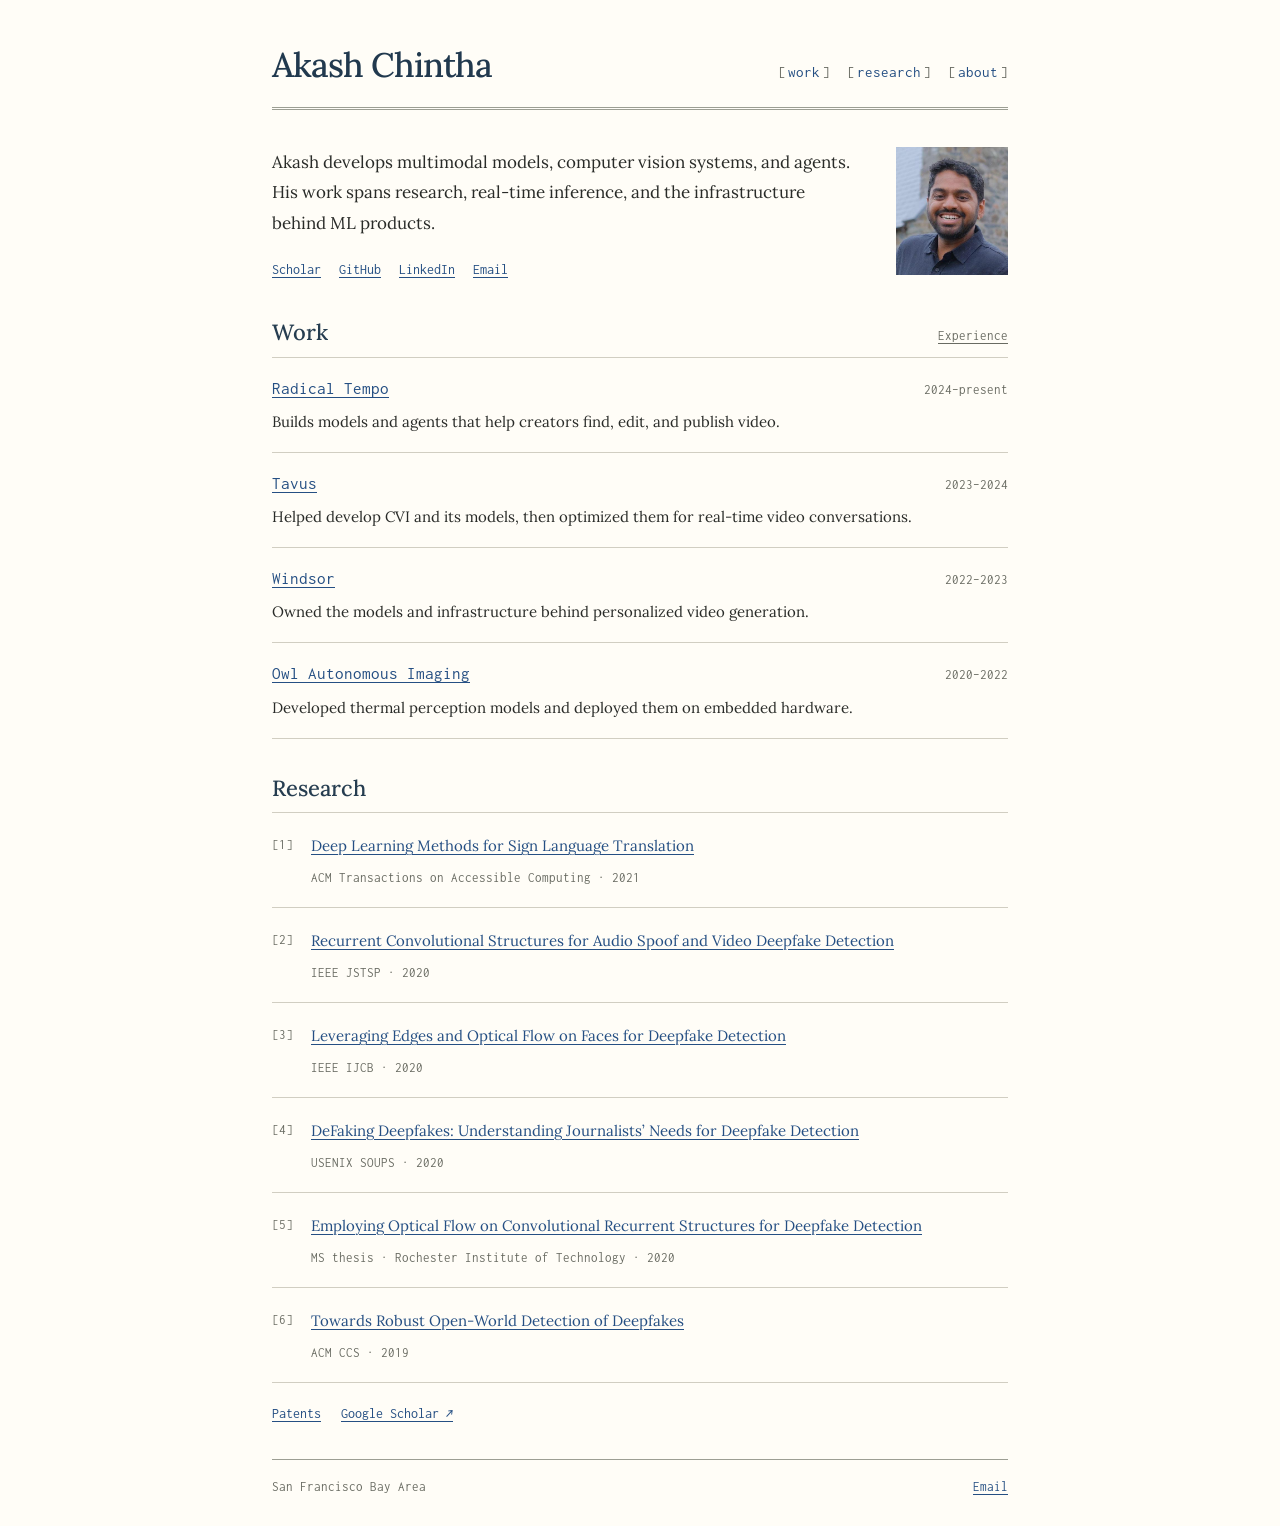
<file: index.html>
<!doctype html>
<html lang="en"><head><meta charset="utf-8"><meta name="viewport" content="width=device-width, initial-scale=1"><title>Akash Chintha</title><meta name="description" content="Akash Chintha. Machine learning research and engineering."><meta name="theme-color" content="#faf9f6"><link rel="icon" href="assets/akash.png"><link rel="stylesheet" href="style.css"></head><body><a class="skip" href="#main">Skip to content</a><div class="page"><header class="site-header"><h1 class="name"><a href="index.html">Akash Chintha</a></h1><nav aria-label="Main"><a href="work.html">Work</a><a href="research.html">Research</a><a href="about.html">About</a></nav></header><main id="main"><section class="intro" aria-label="Introduction"><div><p>Akash develops multimodal models, computer vision systems, and agents. His work spans research, real-time inference, and the infrastructure behind ML products.</p><div class="social"><a href="https://scholar.google.com/citations?user=d_JyURQAAAAJ">Scholar</a><a href="https://github.com/akashchintha">GitHub</a><a href="https://www.linkedin.com/in/akashchintha/">LinkedIn</a><a href="mailto:akashchinta@gmail.com">Email</a></div></div><img class="portrait" src="assets/akash.png" alt="Akash Chintha" width="112" height="128"></section><section class="section"><div class="section-head"><h2>Work</h2><a href="work.html">Experience</a></div><ul class="index-list experience-list"><li><div class="item-top"><a href="work/tempo.html">Radical Tempo</a><span class="date">2024–present</span></div><p class="work-summary">Builds models and agents that help creators find, edit, and publish video.</p></li><li><div class="item-top"><a href="work/tavus.html">Tavus</a><span class="date">2023–2024</span></div><p class="work-summary">Helped develop CVI and its models, then optimized them for real-time video conversations.</p></li><li><div class="item-top"><a href="work/windsor.html">Windsor</a><span class="date">2022–2023</span></div><p class="work-summary">Owned the models and infrastructure behind personalized video generation.</p></li><li><div class="item-top"><a href="work/owl.html">Owl Autonomous Imaging</a><span class="date">2020–2022</span></div><p class="work-summary">Developed thermal perception models and deployed them on embedded hardware.</p></li></ul></section><section class="section research-index"><div class="section-head"><h2>Research</h2></div><ol class="bibliography"><li id="sign-languages"><span class="reference-number" aria-hidden="true">[1]</span><div><a class="paper-title" href="https://doi.org/10.1145/3477498">Deep Learning Methods for Sign Language Translation</a><div class="paper-meta"><span>ACM Transactions on Accessible Computing · 2021</span></div></div></li><li id="deepfakes"><span class="reference-number" aria-hidden="true">[2]</span><div><a class="paper-title" href="https://doi.org/10.1109/JSTSP.2020.2999185">Recurrent Convolutional Structures for Audio Spoof and Video Deepfake Detection</a><div class="paper-meta"><span>IEEE JSTSP · 2020</span></div></div></li><li id="optical-flow"><span class="reference-number" aria-hidden="true">[3]</span><div><a class="paper-title" href="https://doi.org/10.1109/IJCB48548.2020.9304936">Leveraging Edges and Optical Flow on Faces for Deepfake Detection</a><div class="paper-meta"><span>IEEE IJCB · 2020</span></div></div></li><li id="defaking"><span class="reference-number" aria-hidden="true">[4]</span><div><a class="paper-title" href="https://www.usenix.org/conference/soups2020/presentation/sohrawardi">DeFaking Deepfakes: Understanding Journalists’ Needs for Deepfake Detection</a><div class="paper-meta"><span>USENIX SOUPS · 2020</span></div></div></li><li id="thesis"><span class="reference-number" aria-hidden="true">[5]</span><div><a class="paper-title" href="https://repository.rit.edu/theses/10468/">Employing Optical Flow on Convolutional Recurrent Structures for Deepfake Detection</a><div class="paper-meta"><span>MS thesis · Rochester Institute of Technology · 2020</span></div></div></li><li id="open-world"><span class="reference-number" aria-hidden="true">[6]</span><div><a class="paper-title" href="https://doi.org/10.1145/3319535.3363269">Towards Robust Open-World Detection of Deepfakes</a><div class="paper-meta"><span>ACM CCS · 2019</span></div></div></li></ol><p class="research-links"><a href="research.html#patents">Patents</a><a href="https://scholar.google.com/citations?user=d_JyURQAAAAJ">Google Scholar ↗</a></p></section></main><footer class="site-footer"><span>San Francisco Bay Area</span><a href="mailto:akashchinta@gmail.com">Email</a></footer></div></body></html>
</file>
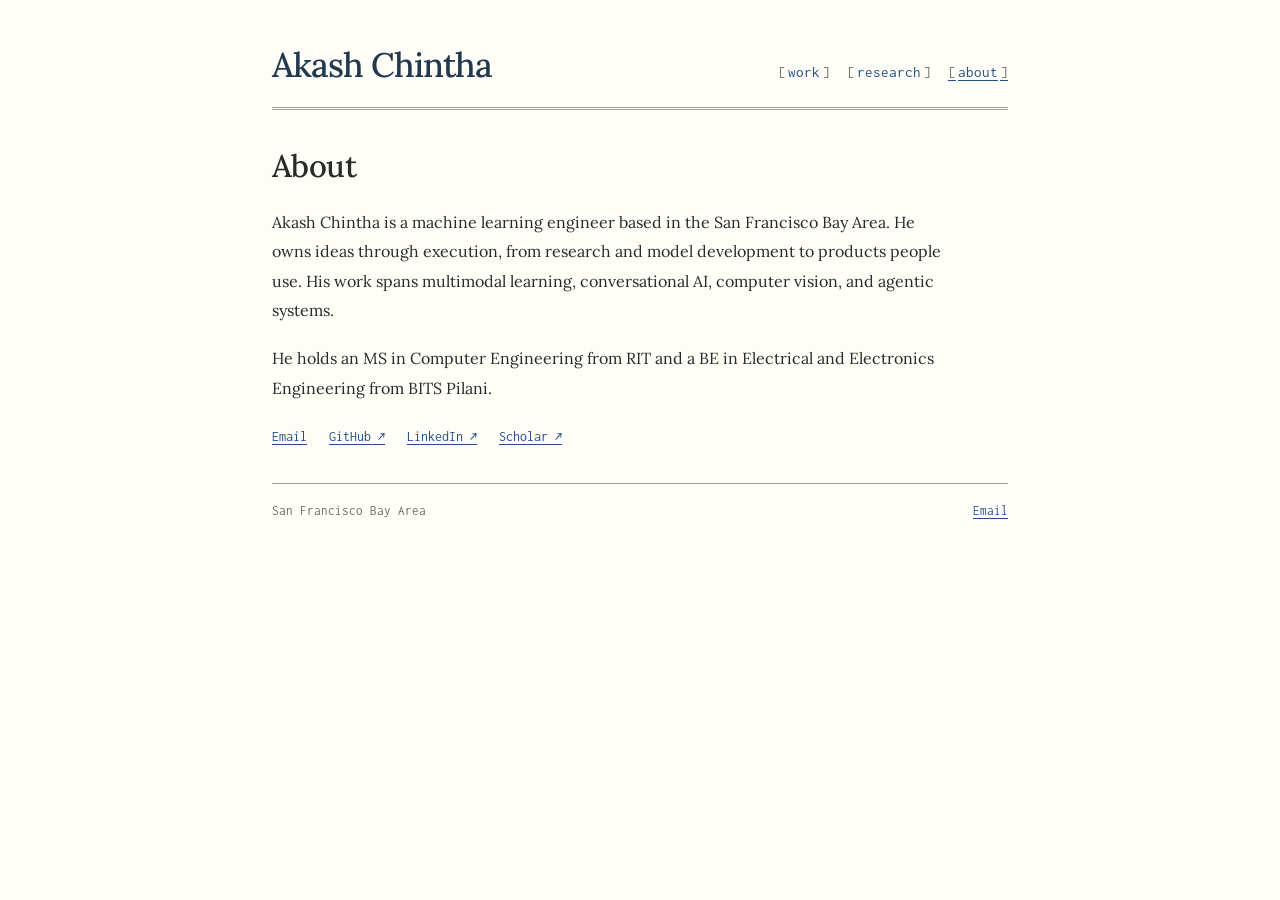
<file: about.html>
<!doctype html>
<html lang="en"><head><meta charset="utf-8"><meta name="viewport" content="width=device-width, initial-scale=1"><title>About · Akash Chintha</title><meta name="description" content="Akash Chintha. Machine learning research and engineering."><meta name="theme-color" content="#faf9f6"><link rel="icon" href="assets/akash.png"><link rel="stylesheet" href="style.css"></head><body><a class="skip" href="#main">Skip to content</a><div class="page"><header class="site-header"><a class="name" href="index.html">Akash Chintha</a><nav aria-label="Main"><a href="work.html">Work</a><a href="research.html">Research</a><a href="about.html" aria-current="page">About</a></nav></header><main id="main"><article class="article"><h1>About</h1><p>Akash Chintha is a machine learning engineer based in the San Francisco Bay Area. He owns ideas through execution, from research and model development to products people use. His work spans multimodal learning, conversational AI, computer vision, and agentic systems.</p><p>He holds an MS in Computer Engineering from RIT and a BE in Electrical and Electronics Engineering from BITS Pilani.</p><div class="links"><a href="mailto:akashchinta@gmail.com">Email</a><a href="https://github.com/akashchintha">GitHub ↗</a><a href="https://www.linkedin.com/in/akashchintha/">LinkedIn ↗</a><a href="https://scholar.google.com/citations?user=d_JyURQAAAAJ">Scholar ↗</a></div></article></main><footer class="site-footer"><span>San Francisco Bay Area</span><a href="mailto:akashchinta@gmail.com">Email</a></footer></div></body></html>
</file>
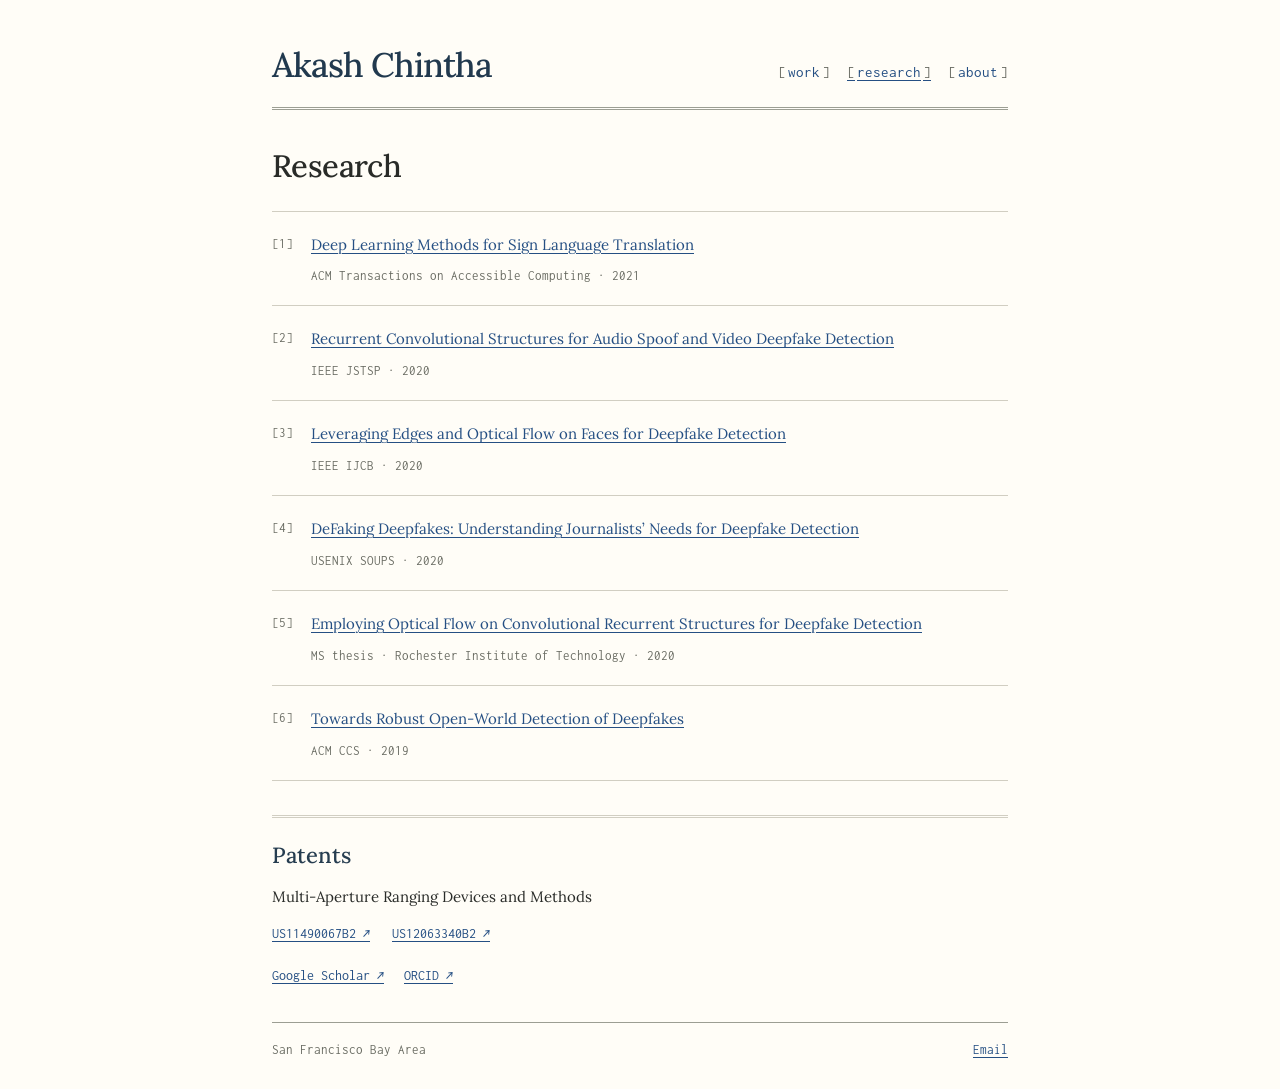
<file: research.html>
<!doctype html>
<html lang="en"><head><meta charset="utf-8"><meta name="viewport" content="width=device-width, initial-scale=1"><title>Research · Akash Chintha</title><meta name="description" content="Akash Chintha. Machine learning research and engineering."><meta name="theme-color" content="#faf9f6"><link rel="icon" href="assets/akash.png"><link rel="stylesheet" href="style.css"></head><body><a class="skip" href="#main">Skip to content</a><div class="page"><header class="site-header"><a class="name" href="index.html">Akash Chintha</a><nav aria-label="Main"><a href="work.html">Work</a><a href="research.html" aria-current="page">Research</a><a href="about.html">About</a></nav></header><main id="main"><div class="research-heading"><h1>Research</h1></div><ol class="bibliography"><li id="sign-languages"><span class="reference-number" aria-hidden="true">[1]</span><div><a class="paper-title" href="https://doi.org/10.1145/3477498">Deep Learning Methods for Sign Language Translation</a><div class="paper-meta"><span>ACM Transactions on Accessible Computing · 2021</span></div></div></li><li id="deepfakes"><span class="reference-number" aria-hidden="true">[2]</span><div><a class="paper-title" href="https://doi.org/10.1109/JSTSP.2020.2999185">Recurrent Convolutional Structures for Audio Spoof and Video Deepfake Detection</a><div class="paper-meta"><span>IEEE JSTSP · 2020</span></div></div></li><li id="optical-flow"><span class="reference-number" aria-hidden="true">[3]</span><div><a class="paper-title" href="https://doi.org/10.1109/IJCB48548.2020.9304936">Leveraging Edges and Optical Flow on Faces for Deepfake Detection</a><div class="paper-meta"><span>IEEE IJCB · 2020</span></div></div></li><li id="defaking"><span class="reference-number" aria-hidden="true">[4]</span><div><a class="paper-title" href="https://www.usenix.org/conference/soups2020/presentation/sohrawardi">DeFaking Deepfakes: Understanding Journalists’ Needs for Deepfake Detection</a><div class="paper-meta"><span>USENIX SOUPS · 2020</span></div></div></li><li id="thesis"><span class="reference-number" aria-hidden="true">[5]</span><div><a class="paper-title" href="https://repository.rit.edu/theses/10468/">Employing Optical Flow on Convolutional Recurrent Structures for Deepfake Detection</a><div class="paper-meta"><span>MS thesis · Rochester Institute of Technology · 2020</span></div></div></li><li id="open-world"><span class="reference-number" aria-hidden="true">[6]</span><div><a class="paper-title" href="https://doi.org/10.1145/3319535.3363269">Towards Robust Open-World Detection of Deepfakes</a><div class="paper-meta"><span>ACM CCS · 2019</span></div></div></li></ol><section class="section patents" id="patents"><h2>Patents</h2><p>Multi-Aperture Ranging Devices and Methods</p><div class="links"><a href="https://patents.google.com/patent/US11490067B2/en">US11490067B2 ↗</a><a href="https://patents.google.com/patent/US12063340B2/en">US12063340B2 ↗</a></div></section><p class="research-links"><a href="https://scholar.google.com/citations?user=d_JyURQAAAAJ">Google Scholar ↗</a><a href="https://orcid.org/0000-0003-1816-8111">ORCID ↗</a></p></main><footer class="site-footer"><span>San Francisco Bay Area</span><a href="mailto:akashchinta@gmail.com">Email</a></footer></div></body></html>
</file>
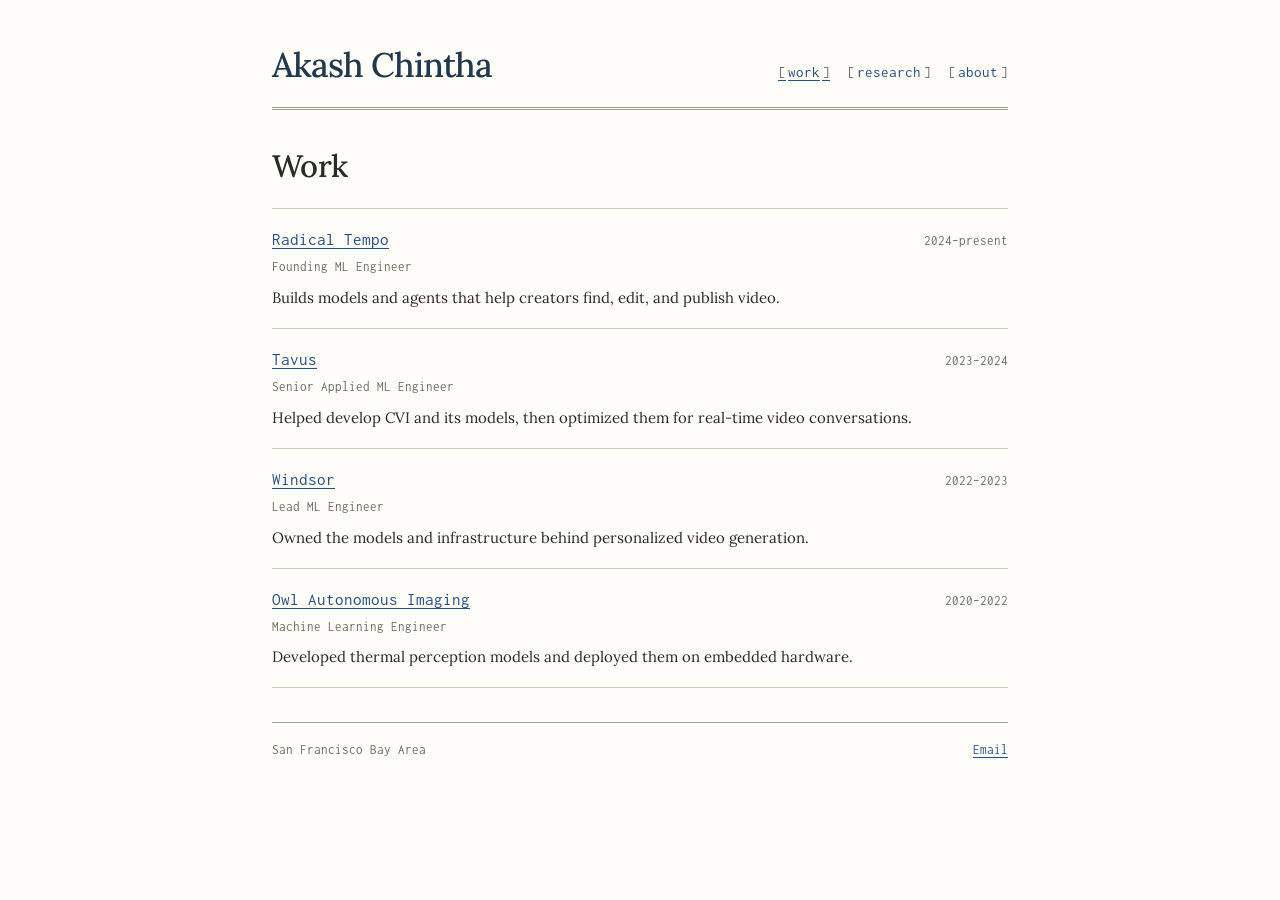
<file: work.html>
<!doctype html>
<html lang="en"><head><meta charset="utf-8"><meta name="viewport" content="width=device-width, initial-scale=1"><title>Work · Akash Chintha</title><meta name="description" content="Akash Chintha. Machine learning research and engineering."><meta name="theme-color" content="#faf9f6"><link rel="icon" href="assets/akash.png"><link rel="stylesheet" href="style.css"></head><body><a class="skip" href="#main">Skip to content</a><div class="page"><header class="site-header"><a class="name" href="index.html">Akash Chintha</a><nav aria-label="Main"><a href="work.html" aria-current="page">Work</a><a href="research.html">Research</a><a href="about.html">About</a></nav></header><main id="main"><h1>Work</h1><ul class="index-list experience-list"><li><div class="item-top"><a href="work/tempo.html">Radical Tempo</a><span class="date">2024–present</span></div><p class="item-role">Founding ML Engineer</p><p class="work-summary">Builds models and agents that help creators find, edit, and publish video.</p></li><li><div class="item-top"><a href="work/tavus.html">Tavus</a><span class="date">2023–2024</span></div><p class="item-role">Senior Applied ML Engineer</p><p class="work-summary">Helped develop CVI and its models, then optimized them for real-time video conversations.</p></li><li><div class="item-top"><a href="work/windsor.html">Windsor</a><span class="date">2022–2023</span></div><p class="item-role">Lead ML Engineer</p><p class="work-summary">Owned the models and infrastructure behind personalized video generation.</p></li><li><div class="item-top"><a href="work/owl.html">Owl Autonomous Imaging</a><span class="date">2020–2022</span></div><p class="item-role">Machine Learning Engineer</p><p class="work-summary">Developed thermal perception models and deployed them on embedded hardware.</p></li></ul></main><footer class="site-footer"><span>San Francisco Bay Area</span><a href="mailto:akashchinta@gmail.com">Email</a></footer></div></body></html>
</file>
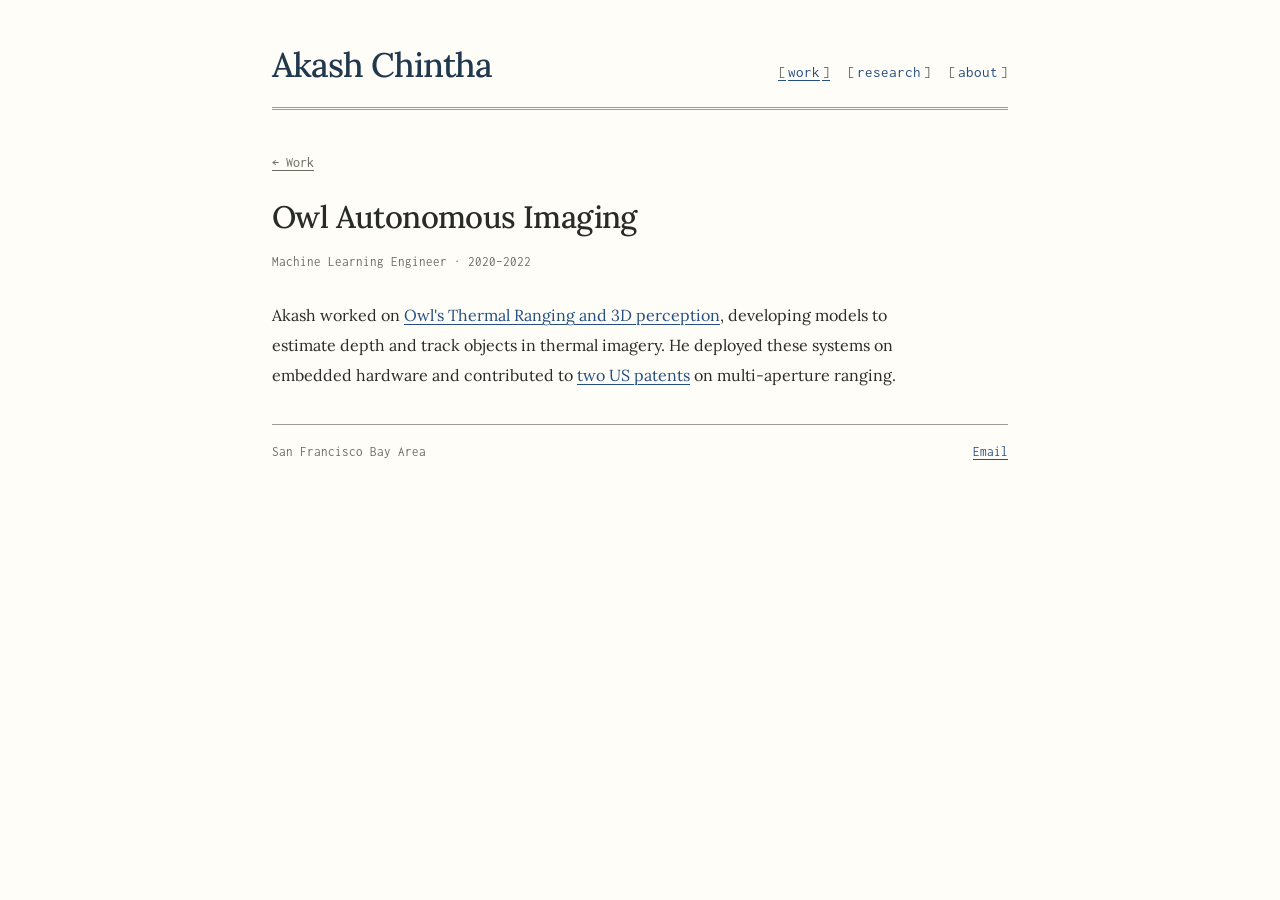
<file: work/owl.html>
<!doctype html>
<html lang="en"><head><meta charset="utf-8"><meta name="viewport" content="width=device-width, initial-scale=1"><title>Owl Autonomous Imaging · Akash Chintha</title><meta name="description" content="Akash Chintha. Machine learning research and engineering."><meta name="theme-color" content="#faf9f6"><link rel="icon" href="../assets/akash.png"><link rel="stylesheet" href="../style.css"></head><body><a class="skip" href="#main">Skip to content</a><div class="page"><header class="site-header"><a class="name" href="../index.html">Akash Chintha</a><nav aria-label="Main"><a href="../work.html" aria-current="page">Work</a><a href="../research.html">Research</a><a href="../about.html">About</a></nav></header><main id="main"><a class="back" href="../work.html">← Work</a><article class="article"><h1>Owl Autonomous Imaging</h1><p class="meta">Machine Learning Engineer · 2020–2022</p><p>Akash worked on <a href="https://www.owlai.us/products/cnn-software/">Owl's Thermal Ranging and 3D perception</a>, developing models to estimate depth and track objects in thermal imagery. He deployed these systems on embedded hardware and contributed to <a href="../research.html#patents">two US patents</a> on multi-aperture ranging.</p></article></main><footer class="site-footer"><span>San Francisco Bay Area</span><a href="mailto:akashchinta@gmail.com">Email</a></footer></div></body></html>
</file>
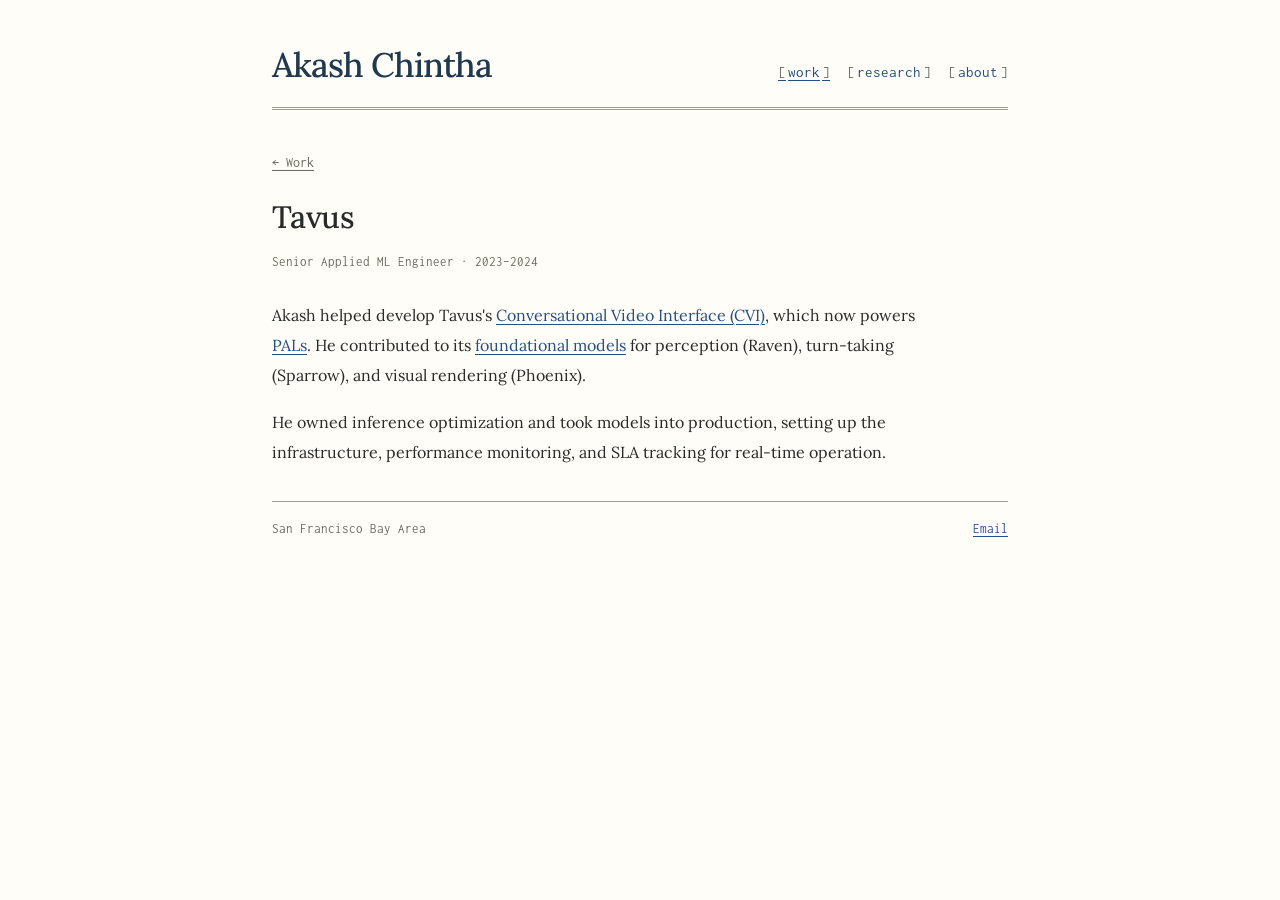
<file: work/tavus.html>
<!doctype html>
<html lang="en"><head><meta charset="utf-8"><meta name="viewport" content="width=device-width, initial-scale=1"><title>Tavus · Akash Chintha</title><meta name="description" content="Akash Chintha. Machine learning research and engineering."><meta name="theme-color" content="#faf9f6"><link rel="icon" href="../assets/akash.png"><link rel="stylesheet" href="../style.css"></head><body><a class="skip" href="#main">Skip to content</a><div class="page"><header class="site-header"><a class="name" href="../index.html">Akash Chintha</a><nav aria-label="Main"><a href="../work.html" aria-current="page">Work</a><a href="../research.html">Research</a><a href="../about.html">About</a></nav></header><main id="main"><a class="back" href="../work.html">← Work</a><article class="article"><h1>Tavus</h1><p class="meta">Senior Applied ML Engineer · 2023–2024</p><p>Akash helped develop Tavus's <a href="https://docs.tavus.io/sections/conversational-video-interface/overview-cvi">Conversational Video Interface (CVI)</a>, which now powers <a href="https://docs.tavus.io/sections/conversational-video-interface/pal/what-is-a-pal">PALs</a>. He contributed to its <a href="https://www.tavus.io/research">foundational models</a> for perception (Raven), turn-taking (Sparrow), and visual rendering (Phoenix).</p><p>He owned inference optimization and took models into production, setting up the infrastructure, performance monitoring, and SLA tracking for real-time operation.</p></article></main><footer class="site-footer"><span>San Francisco Bay Area</span><a href="mailto:akashchinta@gmail.com">Email</a></footer></div></body></html>
</file>
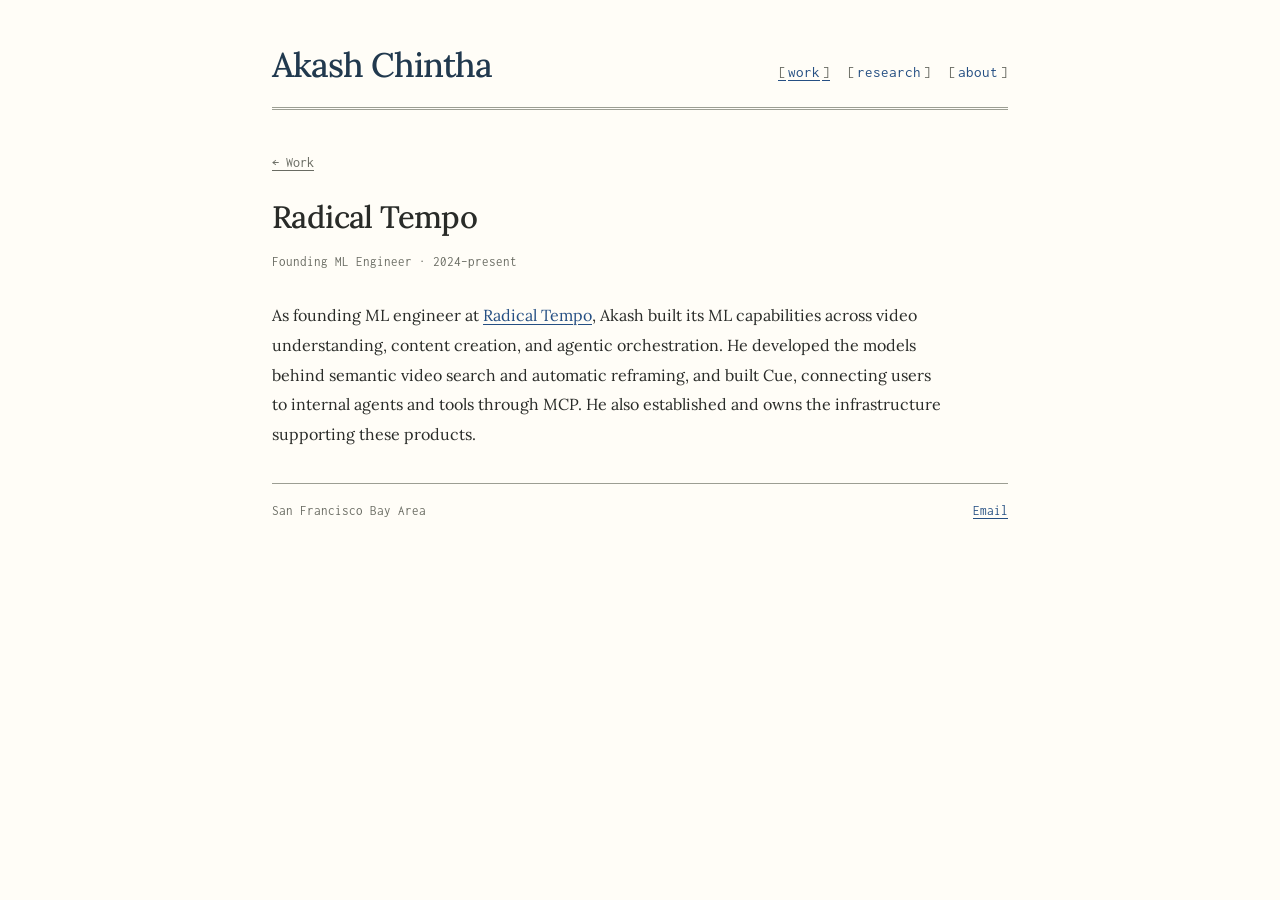
<file: work/tempo.html>
<!doctype html>
<html lang="en"><head><meta charset="utf-8"><meta name="viewport" content="width=device-width, initial-scale=1"><title>Radical Tempo · Akash Chintha</title><meta name="description" content="Akash Chintha. Machine learning research and engineering."><meta name="theme-color" content="#faf9f6"><link rel="icon" href="../assets/akash.png"><link rel="stylesheet" href="../style.css"></head><body><a class="skip" href="#main">Skip to content</a><div class="page"><header class="site-header"><a class="name" href="../index.html">Akash Chintha</a><nav aria-label="Main"><a href="../work.html" aria-current="page">Work</a><a href="../research.html">Research</a><a href="../about.html">About</a></nav></header><main id="main"><a class="back" href="../work.html">← Work</a><article class="article"><h1>Radical Tempo</h1><p class="meta">Founding ML Engineer · 2024–present</p><p>As founding ML engineer at <a href="https://radicaltempo.com/">Radical Tempo</a>, Akash built its ML capabilities across video understanding, content creation, and agentic orchestration. He developed the models behind semantic video search and automatic reframing, and built Cue, connecting users to internal agents and tools through MCP. He also established and owns the infrastructure supporting these products.</p></article></main><footer class="site-footer"><span>San Francisco Bay Area</span><a href="mailto:akashchinta@gmail.com">Email</a></footer></div></body></html>
</file>
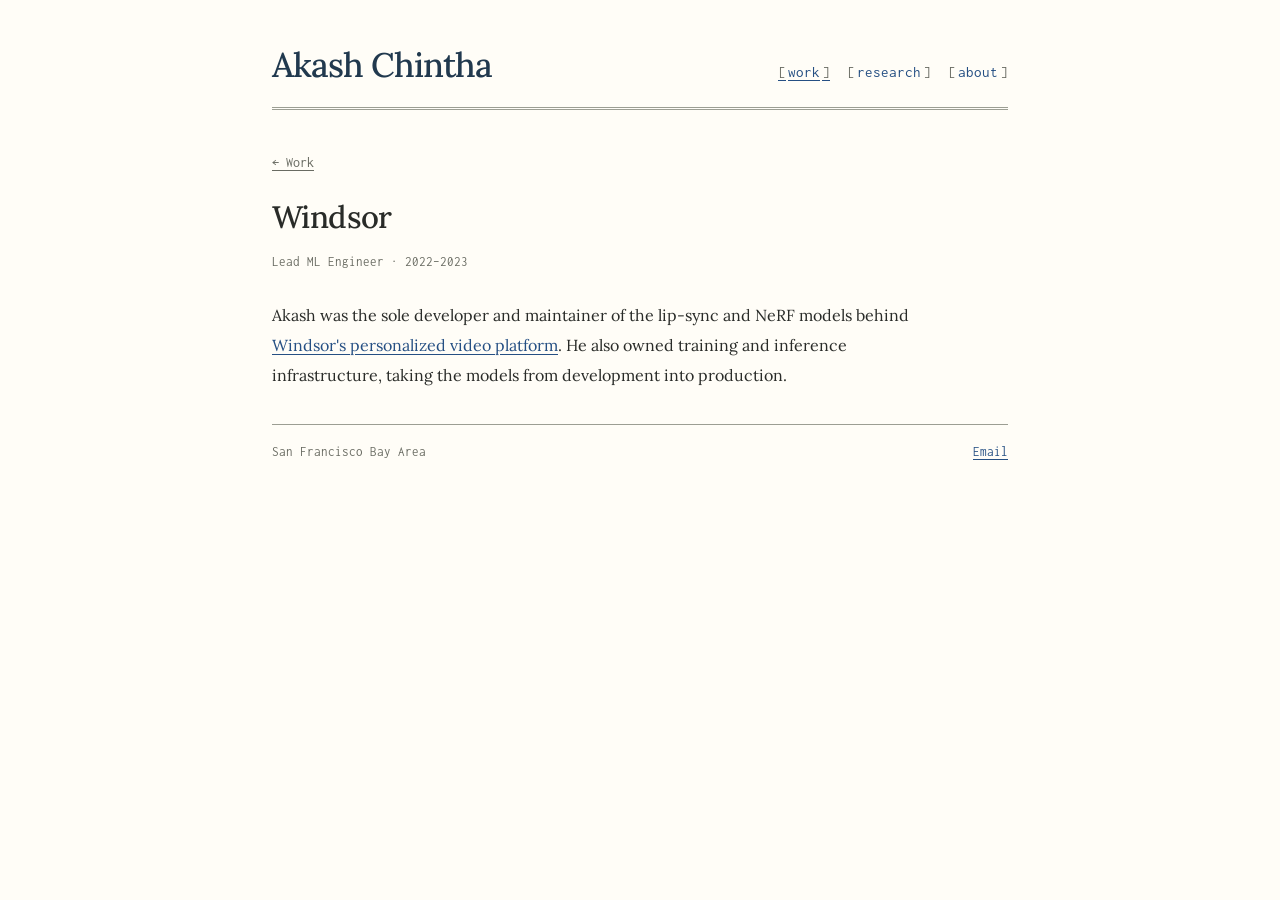
<file: work/windsor.html>
<!doctype html>
<html lang="en"><head><meta charset="utf-8"><meta name="viewport" content="width=device-width, initial-scale=1"><title>Windsor · Akash Chintha</title><meta name="description" content="Akash Chintha. Machine learning research and engineering."><meta name="theme-color" content="#faf9f6"><link rel="icon" href="../assets/akash.png"><link rel="stylesheet" href="../style.css"></head><body><a class="skip" href="#main">Skip to content</a><div class="page"><header class="site-header"><a class="name" href="../index.html">Akash Chintha</a><nav aria-label="Main"><a href="../work.html" aria-current="page">Work</a><a href="../research.html">Research</a><a href="../about.html">About</a></nav></header><main id="main"><a class="back" href="../work.html">← Work</a><article class="article"><h1>Windsor</h1><p class="meta">Lead ML Engineer · 2022–2023</p><p>Akash was the sole developer and maintainer of the lip-sync and NeRF models behind <a href="https://docs.windsor.io/getting-started">Windsor's personalized video platform</a>. He also owned training and inference infrastructure, taking the models from development into production.</p></article></main><footer class="site-footer"><span>San Francisco Bay Area</span><a href="mailto:akashchinta@gmail.com">Email</a></footer></div></body></html>
</file>
<file: style.css>
@font-face{font-family:Lora;src:url('assets/fonts/lora-400.ttf') format('truetype');font-style:normal;font-weight:400;font-display:swap}
@font-face{font-family:Lora;src:url('assets/fonts/lora-500.ttf') format('truetype');font-style:normal;font-weight:500;font-display:swap}
@font-face{font-family:Inconsolata;src:url('assets/fonts/inconsolata-400.ttf') format('truetype');font-style:normal;font-weight:400;font-display:swap}
:root{color-scheme:light;--paper:#fffdf7;--ink:#292b28;--muted:#696b62;--link:#254f83;--line:#d1cec2;--serif:Lora,Georgia,'Times New Roman',serif;--mono:Inconsolata,'Courier New',monospace}
*{box-sizing:border-box}
html{scroll-padding-top:28px}
body{margin:0;background:var(--paper);color:var(--ink);font:16px/1.8 var(--serif);-webkit-font-smoothing:antialiased}
a{color:var(--link);text-decoration-thickness:1px;text-underline-offset:3px}
a:hover{color:#132e52;text-decoration-thickness:2px}
a:focus-visible{outline:2px solid var(--link);outline-offset:5px}
.page{max-width:792px;margin:0 auto;padding:45px 28px 28px}
.site-header{display:flex;align-items:baseline;justify-content:space-between;gap:24px;padding-bottom:21px;border-bottom:3px double #9c9e93;margin-bottom:37px}
.name{font:500 34px/1.2 var(--serif);letter-spacing:-1px;color:#21394e;text-decoration:none;margin:0}
.name a{color:inherit;text-decoration:none}
.site-header nav{display:flex;gap:17px;font:15px/1.6 var(--mono)}
.site-header nav a{text-transform:lowercase;white-space:nowrap;text-decoration:none}
.site-header nav a::before{content:'[';color:var(--muted);margin-right:2px}
.site-header nav a::after{content:']';color:var(--muted);margin-left:2px}
.site-header nav a:hover,.site-header nav a[aria-current=page]{text-decoration:underline}
.intro{display:grid;grid-template-columns:minmax(0,1fr) 112px;gap:37px;align-items:start;margin-bottom:36px}
.intro p{margin:0;font-size:17px;line-height:1.8}
.portrait{width:112px;height:128px;object-fit:cover;object-position:50% 40%;display:block}
.social{display:flex;flex-wrap:wrap;gap:8px 18px;font:14px/1.6 var(--mono);margin-top:20px}
h1,h2,h3{font-weight:400}
h1{font:500 31px/1.25 var(--serif);margin:0 0 22px;letter-spacing:-.6px}
h2{font:500 22px/1.4 var(--serif);margin:0;color:#263d50}
h3{font:500 18px/1.5 var(--serif);margin:0 0 10px}
p{margin:0 0 18px}
.section{margin-top:34px}
.section-head{display:flex;align-items:baseline;justify-content:space-between;gap:20px;margin-bottom:9px}
.section-head>a{font:13px/1.6 var(--mono);color:var(--muted)}
.index-list{list-style:none;margin:0;padding:0}
.index-list>li{padding:17px 0;border-top:1px solid var(--line)}
.index-list>li:last-child{border-bottom:1px solid var(--line)}
.item-top{display:flex;justify-content:space-between;gap:20px;align-items:baseline}
.item-top>a{font:17px/1.6 var(--mono)}
.date{font:13px/1.6 var(--mono);white-space:nowrap;color:var(--muted)}
.work-summary{font:15px/1.8 var(--serif);margin:6px 0 0}
.item-role{font:13px/1.6 var(--mono);color:var(--muted);margin:4px 0 0}
.site-footer{margin-top:34px;padding-top:17px;border-top:1px solid #9c9e93;display:flex;justify-content:space-between;gap:20px;font:13px/1.6 var(--mono);color:var(--muted)}
.site-footer a{color:var(--link)}
.back{display:inline-block;font:14px/1.6 var(--mono);margin-bottom:24px;color:var(--muted)}
.article{max-width:670px}
.article .meta{font:13px/1.65 var(--mono);color:var(--muted);margin:-8px 0 29px}
.article h2{margin:30px 0 12px}
.article p{font:16px/1.85 var(--serif)}
.links{display:flex;flex-wrap:wrap;gap:10px 22px;margin-top:22px;font:14px/1.7 var(--mono)}
.research-heading{margin-bottom:25px}
.bibliography{list-style:none;padding:0;margin:0;border-top:1px solid var(--line)}
.bibliography>li{display:grid;grid-template-columns:29px minmax(0,1fr);column-gap:10px;padding:18px 0;border-bottom:1px solid var(--line);scroll-margin-top:25px}
.reference-number{font:13px/1.8 var(--mono);color:var(--muted);padding-top:2px}
.paper-title{font:15px/1.7 var(--serif)}
.paper-meta{font:13px/1.7 var(--mono);color:var(--muted);margin-top:7px}
.research-links{display:flex;gap:20px;flex-wrap:wrap;font:14px/1.6 var(--mono);margin:20px 0 0}
.patents{border-top:3px double var(--line);padding-top:22px}
.patents>p{font-size:15px;margin:12px 0}
.patents .links{margin-top:10px}
.skip,.sr-only{position:absolute;left:-9999px}
.skip:focus{left:20px;top:10px;background:var(--paper);padding:8px;z-index:10}
@media(max-width:600px){
 .page{padding:27px 22px 24px}
 .site-header{display:block;margin-bottom:28px;padding-bottom:18px}
 .name{font-size:30px;letter-spacing:-.6px}
 .site-header nav{margin-top:16px;gap:20px;font-size:14px}
 .intro{grid-template-columns:minmax(0,1fr) 82px;gap:21px;margin-bottom:29px}
 .portrait{width:82px;height:98px}
 .intro p{font-size:15px;line-height:1.8}
 .social{font-size:13px;gap:7px 15px;margin-top:17px}
 h1{font-size:28px}
 h2{font-size:21px}
 .section{margin-top:29px}
 .section-head{gap:12px}
 .item-top{flex-wrap:wrap;column-gap:18px;row-gap:2px}
 .item-top>a{font-size:16px}
 .date{font-size:12px}
 .work-summary{font-size:14px;line-height:1.85}
 .article p{font-size:15px}
 .article .meta{font-size:12px}
 .bibliography>li{grid-template-columns:24px minmax(0,1fr);gap:8px;padding:16px 0}
 .paper-title{font-size:14px;line-height:1.8}
 .paper-meta{font-size:12px}
 .site-footer{margin-top:29px;font-size:12px}
}
@media(max-width:360px){.intro{grid-template-columns:minmax(0,1fr) 66px;gap:15px}.portrait{width:66px;height:82px}.site-footer{flex-wrap:wrap;gap:8px}}
</file>
